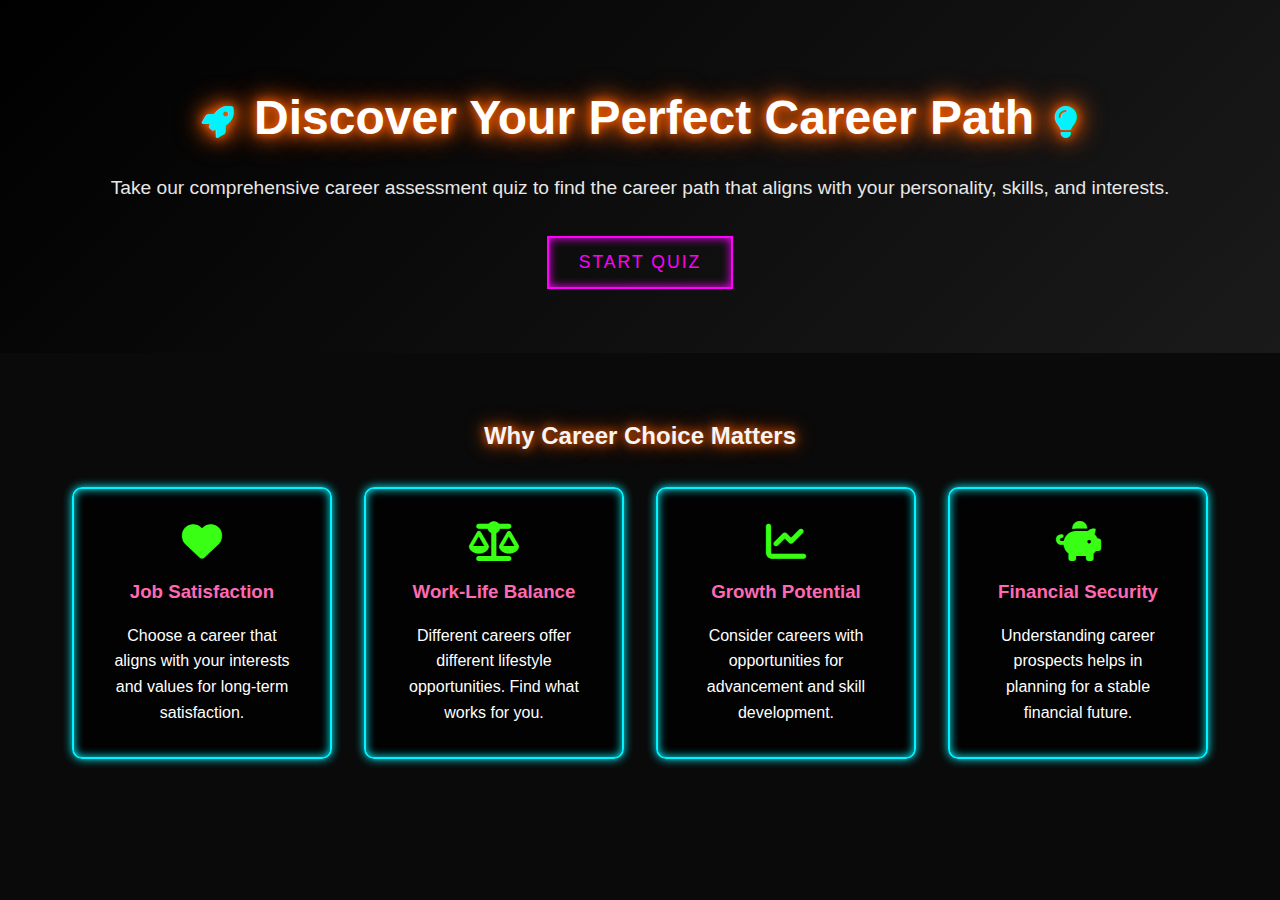
<file: index.html>
<!DOCTYPE html>
<html lang="en">
<head>
    <meta charset="UTF-8">
    <meta name="viewport" content="width=device-width, initial-scale=1.0">
    <title>Career Suggestion Quiz</title>
    <link rel="stylesheet" href="style.css">
    <link rel="stylesheet" href="https://cdnjs.cloudflare.com/ajax/libs/font-awesome/6.4.2/css/all.min.css">
</head>
<body>
    <div id="app">

        <div id="home-page" class="page active">
            <header class="hero">
                <div class="neon-text">
                    <i class="fas fa-rocket icon-float"></i>
                    <h1>Discover Your Perfect Career Path</h1>
                    <i class="fas fa-lightbulb icon-float"></i>
                </div>
                <p>Take our comprehensive career assessment quiz to find the career path that aligns with your personality, skills, and interests.</p>
                <button onclick="startQuiz()" class="cta-button">
                    <span class="neon-border"></span>
                    <span class="button-text">Start Quiz</span>
                </button>
            </header>
            
            <section class="info-section">
                <h2 class="neon-heading">Why Career Choice Matters</h2>
                <div class="features">
                    <div class="feature neon-card">
                        <i class="fas fa-heart feature-icon"></i>
                        <h3>Job Satisfaction</h3>
                        <p>Choose a career that aligns with your interests and values for long-term satisfaction.</p>
                    </div>
                    <div class="feature neon-card">
                        <i class="fas fa-balance-scale feature-icon"></i>
                        <h3>Work-Life Balance</h3>
                        <p>Different careers offer different lifestyle opportunities. Find what works for you.</p>
                    </div>
                    <div class="feature neon-card">
                        <i class="fas fa-chart-line feature-icon"></i>
                        <h3>Growth Potential</h3>
                        <p>Consider careers with opportunities for advancement and skill development.</p>
                    </div>
                    <div class="feature neon-card">
                        <i class="fas fa-piggy-bank feature-icon"></i>
                        <h3>Financial Security</h3>
                        <p>Understanding career prospects helps in planning for a stable financial future.</p>
                    </div>
                </div>
            </section>
        </div>

        <div id="quiz-page" class="page">
            <div class="quiz-container neon-card">
                <h2 class="neon-heading">Career Assessment Quiz</h2>
                <p class="quiz-instruction">Answer honestly for the most accurate results</p>
                
                <div class="question-container">
                    <p id="question-text"></p>
                    <div class="options">
                        <button class="option" data-value="STRONGLY_AGREE">Strongly Agree</button>
                        <button class="option" data-value="AGREE">Agree</button>
                        <button class="option" data-value="NEUTRAL">Neutral</button>
                        <button class="option" data-value="DISAGREE">Disagree</button>
                        <button class="option" data-value="STRONGLY_DISAGREE">Strongly Disagree</button>
                    </div>
                </div>

                <div class="navigation">
                    <button id="prev-btn" onclick="previousQuestion()">Previous</button>
                    <span id="question-number"></span>
                    <button id="next-btn" onclick="nextQuestion()">Next</button>
                </div>
            </div>
        </div>

        <div id="results-page" class="page">
            <div class="results-container neon-card">
                <h2 class="neon-heading">Your Career Recommendations</h2>
                <div class="career-recommendations">
                    <div class="recommendation">
                        <h3><i class="fas fa-code"></i> Software Development</h3>
                        <p>Based on your analytical thinking and interest in technology, software development could be an excellent career path for you.</p>
                    </div>
                    <div class="recommendation">
                        <h3><i class="fas fa-chart-bar"></i> Data Analysis</h3>
                        <p>Your strong problem-solving skills and attention to detail suggest you would excel in data analysis roles.</p>
                    </div>
                    <div class="recommendation">
                        <h3><i class="fas fa-tasks"></i> Project Management</h3>
                        <p>Your organizational skills and ability to work with others indicate strong potential in project management.</p>
                    </div>
                </div>
                <div class="next-steps">
                    <h3>Next Steps</h3>
                    <ul>
                        <li>Research these career paths in detail</li>
                        <li>Connect with professionals in these fields</li>
                        <li>Look for internship or entry-level opportunities</li>
                        <li>Consider relevant certifications or education</li>
                    </ul>
                </div>
                <button onclick="restartQuiz()" class="restart-button">Take Quiz Again</button>
            </div>
        </div>
    </div>
    <script src="questions.js"></script>
    <script src="script.js"></script>
</body>
</html>
</file>
<file: style.css>
* {
    margin: 0;
    padding: 0;
    box-sizing: border-box;
}

:root {
    --neon-blue: #00f3ff;
    --neon-purple: #ff00ff;
    --neon-pink: #ff69b4;
    --neon-green: #39ff14;
    --neon-white: #f5f5f5;
    --neon-red: #ff073a;
    --neon-yellow: #fff700;
    --neon-orange: #ff5f00;
    --neon-cyan: #00ffff;
    --neon-lime: #aaff00;
    --neon-magenta: #ff00cc;
}

body {
    font-family: 'Segoe UI', Tahoma, Geneva, Verdana, sans-serif;
    line-height: 1.6;
    background-color: #0a0a0a;
    color: #fff;
}

.page {
    display: none;
}

.page.active {
    display: block;
}


.neon-text {
    text-align: center;
    text-shadow: 0 0 10px var(--neon-orange),
                 0 0 20px var(--neon-orange),
                 0 0 30px var(--neon-orange);
}

.neon-heading {
    color: var(--neon-white);
    text-shadow: 0 0 10px var(--neon-orange),
                 0 0 20px var(--neon-orange);
    text-align: center;
    margin-bottom: 2rem;
}

.neon-card {
    border: 2px solid var(--neon-blue);
    box-shadow: 0 0 10px var(--neon-blue),
                inset 0 0 10px var(--neon-blue);
    background: rgba(0, 0, 0, 0.8);
    transition: all 0.3s ease;
}

.neon-card:hover {
    box-shadow: 0 0 20px var(--neon-blue),
                inset 0 0 20px var(--neon-blue);
}

.hero {
    background: linear-gradient(135deg, #000000, #1a1a1a);
    text-align: center;
    padding: 4rem 2rem;
    position: relative;
    overflow: hidden;
}

.icon-float {
    font-size: 2rem;
    color: var(--neon-blue);
    margin: 0 1rem;
    animation: float 3s ease-in-out infinite;
}

@keyframes float {
    0%, 100% { transform: translateY(0); }
    50% { transform: translateY(-20px); }
}

.hero h1 {
    font-size: 3rem;
    margin: 1rem 0;
    display: inline-block;
}

.hero p {
    font-size: 1.2rem;
    margin-bottom: 2rem;
    opacity: 0.9;
    color: #fff;
}

.cta-button {
    position: relative;
    padding: 1rem 2rem;
    font-size: 1.1rem;
    cursor: pointer;
    background: transparent;
    border: none;
    color: var(--neon-purple);
    text-transform: uppercase;
    letter-spacing: 2px;
    overflow: hidden;
}

.neon-border {
    position: absolute;
    inset: 0;
    border: 2px solid var(--neon-purple);
    box-shadow: 0 0 10px var(--neon-purple),
                inset 0 0 10px var(--neon-purple);
    transition: all 0.3s;
}

.cta-button:hover .neon-border {
    box-shadow: 0 0 20px var(--neon-purple),
                inset 0 0 20px var(--neon-purple);
}

.button-text {
    position: relative;
    z-index: 1;
}

.info-section {
    padding: 4rem 2rem;
    max-width: 1200px;
    margin: 0 auto;
}

.features {
    display: grid;
    grid-template-columns: repeat(auto-fit, minmax(250px, 1fr));
    gap: 2rem;
}

.feature {
    padding: 2rem;
    border-radius: 10px;
    text-align: center;
}

.feature-icon {
    font-size: 2.5rem;
    margin-bottom: 1rem;
    color: var(--neon-green);
}

.feature h3 {
    color: var(--neon-pink);
    margin-bottom: 1rem;
}

.quiz-container {
    max-width: 800px;
    margin: 2rem auto;
    padding: 2rem;
    border-radius: 10px;
}

.quiz-instruction {
    text-align: center;
    color: #fff;
    margin-bottom: 2rem;
}

.question-container {
    margin-bottom: 2rem;
}

#question-text {
    font-size: 1.2rem;
    margin-bottom: 1.5rem;
}

.options {
    display: flex;
    flex-direction: column;
    gap: 0.75rem;
}

.option {
    padding: 1rem;
    border: 2px solid var(--neon-blue);
    border-radius: 5px;
    background: transparent;
    color: #fff;
    cursor: pointer;
    transition: all 0.3s;
}

.option:hover {
    background: rgba(0, 243, 255, 0.1);
    box-shadow: 0 0 10px var(--neon-blue);
}

.option.selected {
    background: var(--neon-blue);
    color: #000;
}

.navigation {
    display: flex;
    justify-content: space-between;
    align-items: center;
    margin-top: 2rem;
}

.navigation button {
    padding: 0.75rem 1.5rem;
    border: none;
    border-radius: 5px;
    background-color: var(--neon-purple);
    color: #fff;
    cursor: pointer;
    transition: all 0.3s;
}

.navigation button:hover:not(:disabled) {
    box-shadow: 0 0 15px var(--neon-purple);
}

.navigation button:disabled {
    background-color: #666;
    cursor: not-allowed;
}

#question-number {
    color: #fff;
}

.results-container {
    max-width: 800px;
    margin: 2rem auto;
    padding: 2rem;
    border-radius: 10px;
}

.career-recommendations {
    display: flex;
    flex-direction: column;
    gap: 1.5rem;
    margin-bottom: 2rem;
}

.recommendation {
    padding: 1.5rem;
    border-left: 4px solid var(--neon-green);
    background: rgba(255, 255, 255, 0.1);
    border-radius: 0 5px 5px 0;
}

.recommendation h3 {
    color: var(--neon-green);
    margin-bottom: 0.5rem;
}

.recommendation h3 i {
    margin-right: 0.5rem;
}

.next-steps {
    background: rgba(255, 255, 255, 0.1);
    padding: 1.5rem;
    border-radius: 5px;
    margin-bottom: 2rem;
    border: 1px solid var(--neon-pink);
}

.next-steps h3 {
    color: var(--neon-pink);
    margin-bottom: 1rem;
}

.next-steps ul {
    list-style-type: none;
}

.next-steps li {
    margin-bottom: 0.5rem;
    padding-left: 1.5rem;
    position: relative;
}

.next-steps li::before {
    content: "•";
    position: absolute;
    left: 0;
    color: var(--neon-pink);
}

.restart-button {
    display: block;
    width: 100%;
    padding: 1rem;
    background: transparent;
    color: var(--neon-purple);
    border: 2px solid var(--neon-purple);
    border-radius: 5px;
    cursor: pointer;
    transition: all 0.3s;
    text-transform: uppercase;
    letter-spacing: 1px;
}

.restart-button:hover {
    background: var(--neon-purple);
    color: #fff;
    box-shadow: 0 0 15px var(--neon-purple);
}

@media (max-width: 768px) {
    .hero h1 {
        font-size: 2rem;
    }

    .quiz-container, .results-container {
        margin: 1rem;
    }

    .navigation button {
        padding: 0.5rem 1rem;
    }
}
</file>
